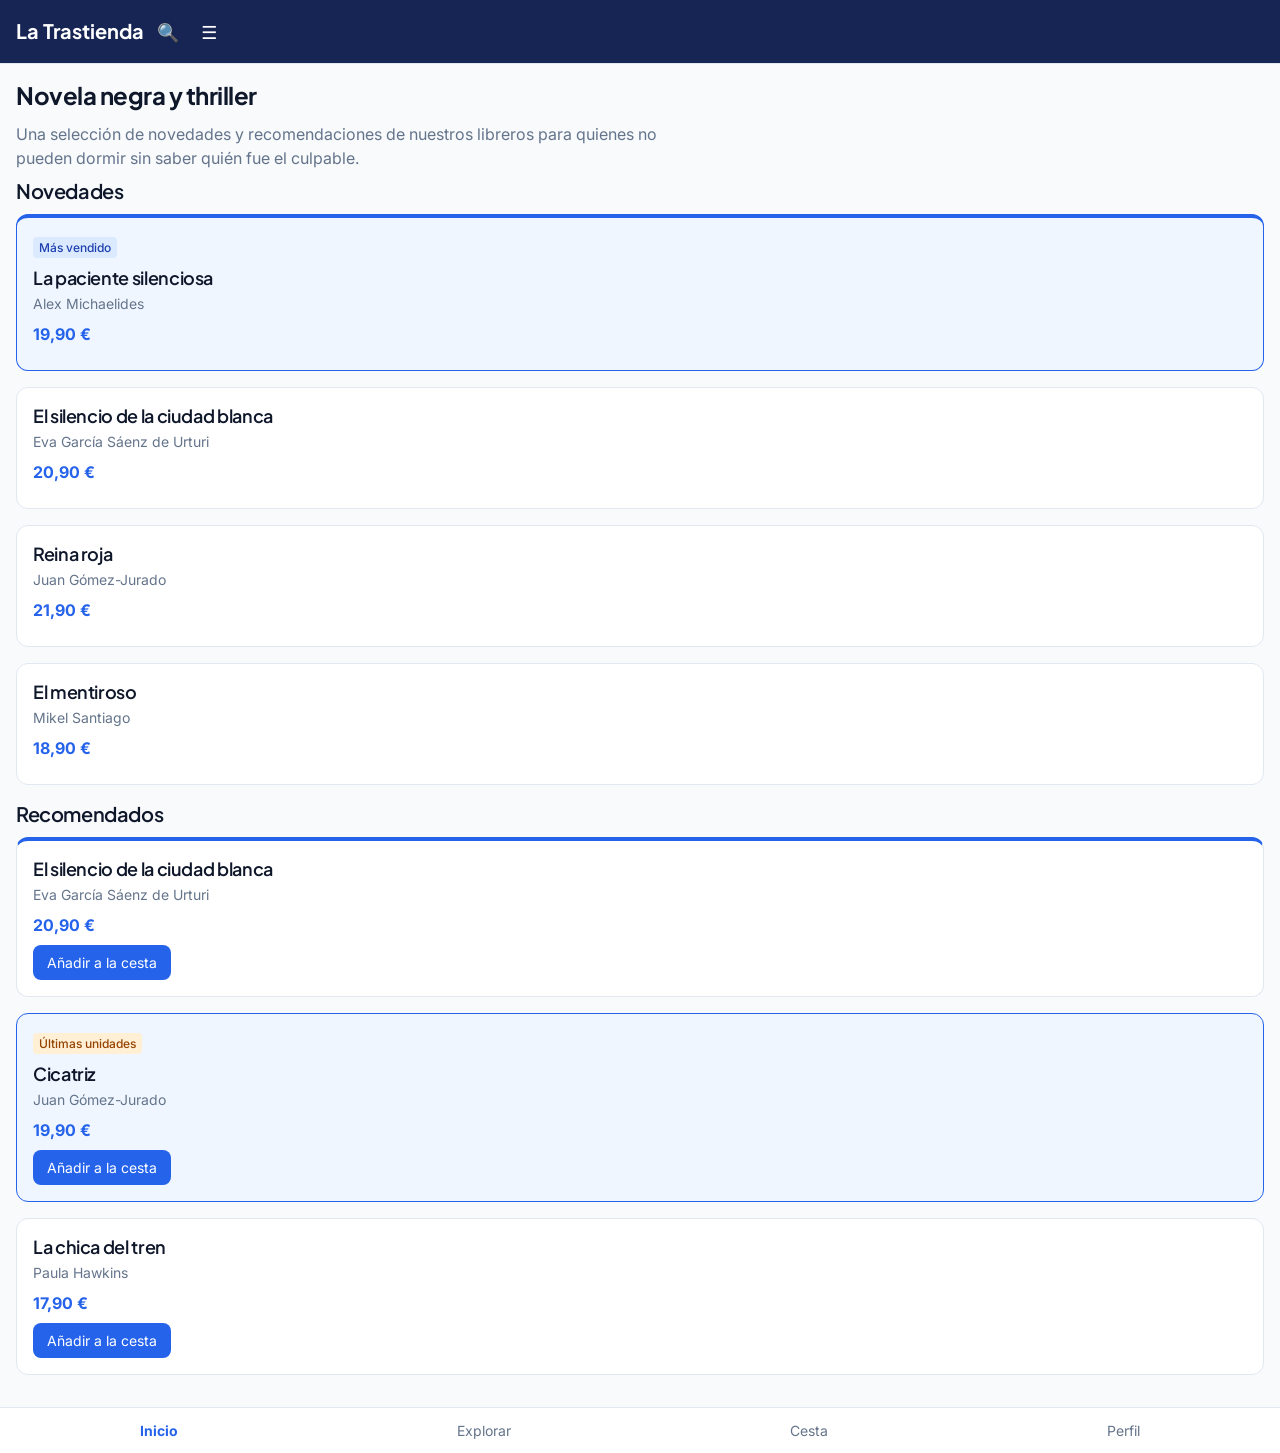
<file: index.html>
<!DOCTYPE html>
<html lang="es">
<head>
  <meta charset="UTF-8">
  <meta name="viewport" content="width=device-width, initial-scale=1.0">
  <title>La Trastienda - Inicio</title>
  <link rel="preconnect" href="https://fonts.googleapis.com">
  <link rel="preconnect" href="https://fonts.gstatic.com" crossorigin>
  <link href="https://fonts.googleapis.com/css2?family=Inter:wght@400;500;600;700&amp;family=Plus+Jakarta+Sans:wght@600;700&amp;display=swap" rel="stylesheet">
  <link rel="stylesheet" href="css/estilos.css">
</head>
<body>

  <header id="main-header">
    <a href="index.html">La Trastienda</a>
    <button type="button" aria-label="Buscar">🔍</button>
    <button type="button" aria-label="Abrir menú">☰</button>
  </header>

  <main id="home-main">
    <h1>Novela negra y thriller</h1>
    <p class="intro">Una selección de novedades y recomendaciones de nuestros libreros para quienes no pueden dormir sin saber quién fue el culpable.</p>

    <section id="seccion-novedades">
      <h2>Novedades</h2>

      <article class="card" id="novedad-1">
        <span class="badge">Más vendido</span>
        <h3 class="card-title"><a href="detalle.html">La paciente silenciosa</a></h3>
        <p class="card-author">Alex Michaelides</p>
        <p class="card-price">19,90 €</p>
      </article>

      <article class="card" id="novedad-2">
        <span class="badge"></span>
        <h3 class="card-title"><a href="detalle.html">El silencio de la ciudad blanca</a></h3>
        <p class="card-author">Eva García Sáenz de Urturi</p>
        <p class="card-price">20,90 €</p>
      </article>

      <article class="card" id="novedad-3">
        <h3 class="card-title"><a href="detalle.html">Reina roja</a></h3>
        <p class="card-author">Juan Gómez-Jurado</p>
        <p class="card-price">21,90 €</p>
      </article>

      <article class="card" id="novedad-4">
        <h3 class="card-title"><a href="detalle.html">El mentiroso</a></h3>
        <p class="card-author">Mikel Santiago</p>
        <p class="card-price">18,90 €</p>
      </article>
    </section>

    <section id="seccion-recomendados">
      <h2>Recomendados</h2>

      <article class="card" id="recomendado-1">
        <h3 class="card-title"><a href="detalle.html">El silencio de la ciudad blanca</a></h3>
        <p class="card-author">Eva García Sáenz de Urturi</p>
        <p class="card-price">20,90 €</p>
        <button type="button" class="btn-agregar">Añadir a la cesta</button>
      </article>

      <article class="card" id="recomendado-2">
        <span class="badge badge--warning">Últimas unidades</span>
        <h3 class="card-title"><a href="detalle.html">Cicatriz</a></h3>
        <p class="card-author">Juan Gómez-Jurado</p>
        <p class="card-price">19,90 €</p>
        <button type="button" class="btn-agregar">Añadir a la cesta</button>
      </article>

      <article class="card" id="recomendado-3">
        <span class="badge"></span>
        <h3 class="card-title"><a href="detalle.html">La chica del tren</a></h3>
        <p class="card-author">Paula Hawkins</p>
        <p class="card-price">17,90 €</p>
        <button type="button" class="btn-agregar">Añadir a la cesta</button>
      </article>
    </section>
  </main>

  <nav id="navegacion-inferior" aria-label="Secciones de la app">
    <ul>
      <li><a href="index.html" aria-current="page">Inicio</a></li>
      <li><a href="explorar.html">Explorar</a></li>
      <li><a href="carrito.html">Cesta</a></li>
      <li><a href="perfil.html">Perfil</a></li>
    </ul>
  </nav>

</body>
</html>
</file>
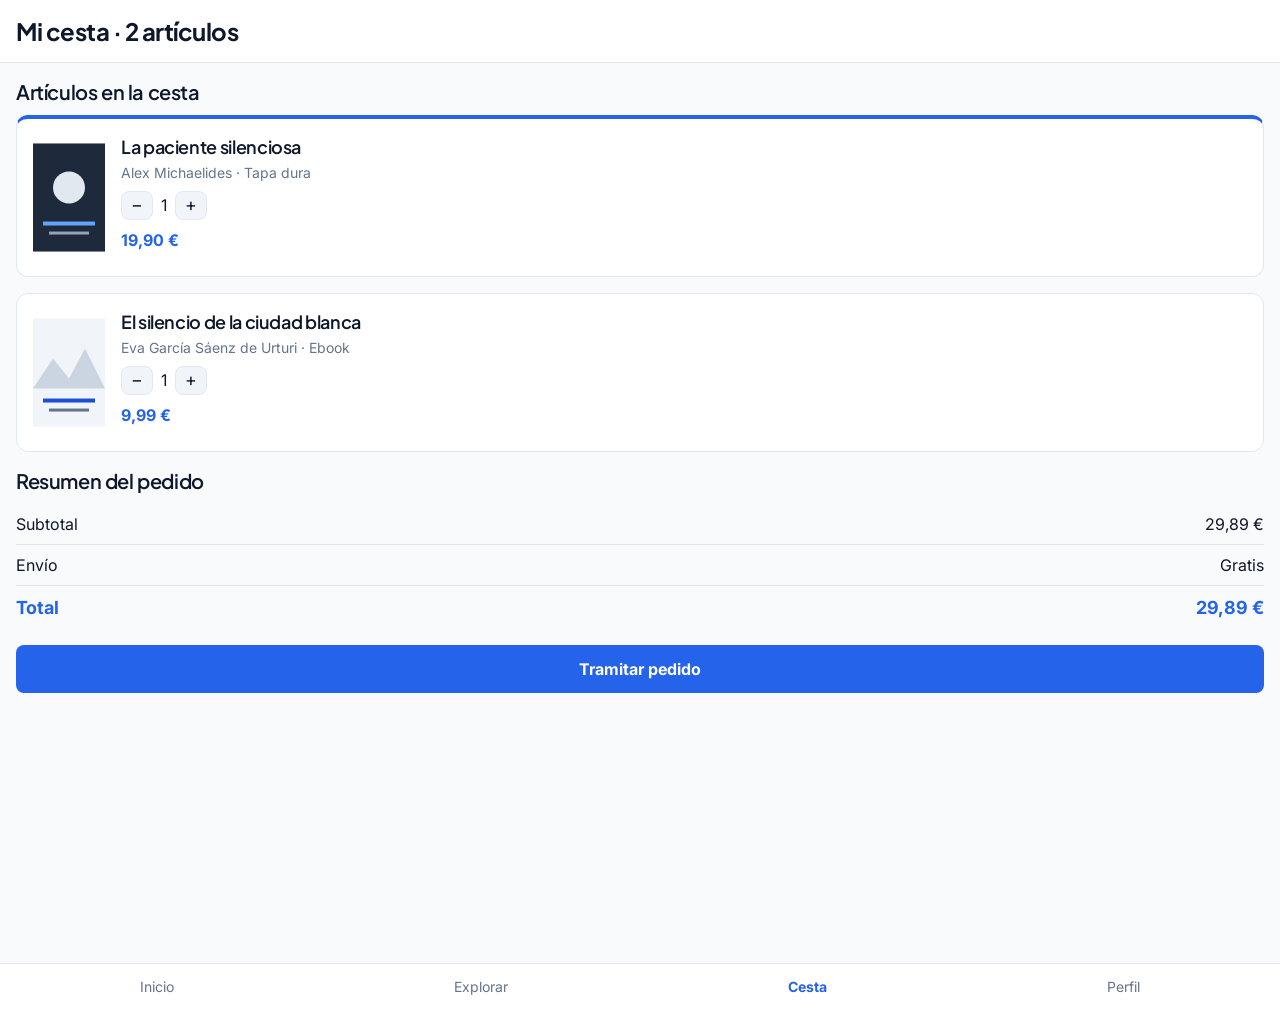
<file: carrito.html>
<!DOCTYPE html>
<html lang="es">
<head>
  <meta charset="UTF-8">
  <meta name="viewport" content="width=device-width, initial-scale=1.0">
  <title>La Trastienda - Mi cesta</title>
  <link rel="preconnect" href="https://fonts.googleapis.com">
  <link rel="preconnect" href="https://fonts.gstatic.com" crossorigin>
  <link href="https://fonts.googleapis.com/css2?family=Inter:wght@400;500;600;700&amp;family=Plus+Jakarta+Sans:wght@600;700&amp;display=swap" rel="stylesheet">
  <link rel="stylesheet" href="css/estilos.css">
</head>
<body>

  <header id="carrito-header">
    <h1>Mi cesta · 2 artículos</h1>
  </header>

  <main id="carrito-main">
    <section id="lista-articulos">
      <h2>Artículos en la cesta</h2>

      <article class="card tarjeta-articulo" id="articulo-1">
        <img src="img/portada-paciente.svg" alt="Portada de La paciente silenciosa" width="72" height="108">
        <div class="info-articulo">
          <h3 class="card-title">La paciente silenciosa</h3>
          <p class="card-author">Alex Michaelides · Tapa dura</p>
          <div class="control-cantidad">
            <button type="button" aria-label="Quitar un ejemplar de La paciente silenciosa">−</button>
            <span>1</span>
            <button type="button" aria-label="Añadir un ejemplar de La paciente silenciosa">+</button>
          </div>
          <p class="card-price">19,90 €</p>
        </div>
      </article>

      <article class="card tarjeta-articulo" id="articulo-2">
        <img src="img/portada-silencio.svg" alt="Portada de El silencio de la ciudad blanca" width="72" height="108">
        <div class="info-articulo">
          <h3 class="card-title">El silencio de la ciudad blanca</h3>
          <p class="card-author">Eva García Sáenz de Urturi · Ebook</p>
          <div class="control-cantidad">
            <button type="button" aria-label="Quitar un ejemplar de El silencio de la ciudad blanca">−</button>
            <span>1</span>
            <button type="button" aria-label="Añadir un ejemplar de El silencio de la ciudad blanca">+</button>
          </div>
          <p class="card-price">9,99 €</p>
        </div>
      </article>
    </section>

    <section id="resumen-pedido">
      <h2>Resumen del pedido</h2>
      <dl class="resumen">
        <div class="fila-resumen">
          <dt>Subtotal</dt>
          <dd>29,89 €</dd>
        </div>
        <div class="fila-resumen">
          <dt>Envío</dt>
          <dd>Gratis</dd>
        </div>
        <div class="fila-resumen fila-resumen--total">
          <dt>Total</dt>
          <dd>29,89 €</dd>
        </div>
      </dl>

      <button type="button" class="btn-primary" id="btn-tramitar">Tramitar pedido</button>
    </section>
  </main>

  <nav id="navegacion-inferior" aria-label="Secciones de la app">
    <ul>
      <li><a href="index.html">Inicio</a></li>
      <li><a href="explorar.html">Explorar</a></li>
      <li><a href="carrito.html" aria-current="page">Cesta</a></li>
      <li><a href="perfil.html">Perfil</a></li>
    </ul>
  </nav>

</body>
</html>
</file>
<file: css/estilos.css>
@layer base, components, utilities;

:root {
  --color-primary-50: #eff6ff;
  --color-primary-100: #dbeafe;
  --color-primary-200: #bfdbfe;
  --color-primary-300: #93c5fd;
  --color-primary-400: #60a5fa;
  --color-primary-500: #2563eb;
  --color-primary-600: #1d4ed8;
  --color-primary-700: #1d40af;
  --color-primary-800: #1e3a8a;
  --color-primary-900: #172554;

  --color-neutral-50: #f8fafc;
  --color-neutral-100: #f1f5f9;
  --color-neutral-200: #e2e8f0;
  --color-neutral-300: #cbd5e1;
  --color-neutral-400: #94a3b8;
  --color-neutral-500: #64748b;
  --color-neutral-600: #475569;
  --color-neutral-700: #334155;
  --color-neutral-800: #1e293b;
  --color-neutral-900: #0f172a;

  --color-accent-oklch: oklch(0.70 0.17 55);
  --color-accent-oklch-surface: oklch(0.96 0.04 75);
  --color-accent-oklch-text: oklch(0.48 0.13 50);

  --bg-page: var(--color-neutral-50);
  --bg-card: #ffffff;
  --bg-surface: var(--bg-card);
  --bg-header: var(--color-primary-900);
  --text-main: var(--color-neutral-900);
  --text-muted: var(--color-neutral-500);
  --text-on-brand: #ffffff;
  --border-subtle: var(--color-neutral-200);
  --brand: var(--color-primary-500);
  --brand-hover: var(--color-primary-600);
  --brand-active: var(--color-primary-700);

  --radius-sm: 0.25rem;
  --radius-md: 0.5rem;
  --radius-lg: 0.75rem;

  --font-body: 'Inter', system-ui, -apple-system, 'Segoe UI', Roboto, sans-serif;
  --font-display: 'Plus Jakarta Sans', system-ui, sans-serif;

  --text-xs: 0.75rem;
  --text-sm: 0.875rem;
  --text-base: 1rem;
  --text-lg: 1.125rem;
  --text-xl: 1.25rem;
  --text-2xl: 1.5rem;
  --text-3xl: 1.875rem;
}

@layer base {
  :where(h1, h2, h3, p) {
    margin-block: 0 0.5em;
  }

  body {
    font-family: var(--font-body);
    font-size: 1rem;
    font-weight: 400;
    line-height: 1.5;
    color: var(--text-main);
    background-color: var(--bg-page);
    margin: 0;
  }

  h1, h2, h3 {
    font-family: var(--font-display, inherit);
    letter-spacing: -0.02em;
    text-wrap: balance;
  }

  h1 {
    font-size: var(--text-2xl);
    font-weight: 700;
    line-height: 1.25;
  }

  h2 {
    font-size: var(--text-xl);
    font-weight: 600;
    line-height: 1.3;
  }

  h3 {
    font-size: var(--text-lg);
    font-weight: 600;
    line-height: 1.35;
  }

  p {
    max-width: 65ch;
  }

  a {
    color: var(--brand);
    text-decoration: none;

    &:hover {
      text-decoration: underline;
    }
  }

  button {
    font: inherit;
    background-color: var(--brand);
    color: var(--text-on-brand);
    border: none;
    border-radius: var(--radius-md);
    padding: 0.5em 1em;
    cursor: pointer;

    &:hover {
      background-color: var(--brand-hover);
    }

    &:active {
      background-color: var(--brand-active);
    }

    &:focus-visible {
      outline: 2px solid var(--brand);
      outline-offset: 2px;
    }
  }

  img {
    max-width: 100%;
    height: auto;
  }

  main {
    min-height: 100dvh;
    padding: 1rem;
    box-sizing: border-box;
  }
}

@layer components {
  header {
    background-color: var(--bg-header);
    color: var(--text-on-brand);
    border-bottom: 1px solid var(--border-subtle);
    padding: 1rem;

    a {
      color: inherit;
      font-family: var(--font-display);
      font-size: var(--text-xl);
      font-weight: 700;
    }

    &:has(h1) {
      background-color: var(--bg-surface);
      color: var(--text-main);

      h1 {
        margin: 0;
      }
    }
  }

  button[aria-label] {
    background-color: transparent;
    color: inherit;
    font-size: var(--text-lg);
    line-height: 1;
    padding: 0.25em 0.5em;

    &:hover {
      background-color: var(--color-primary-800);
    }
  }

  .intro {
    color: var(--text-muted);
  }

  .card {
    background-color: var(--bg-card);
    border: 1px solid var(--border-subtle);
    border-radius: var(--radius-lg);
    padding: 1rem;
    margin-block-end: 1rem;
    color: var(--text-main);

    &:hover {
      border-color: var(--brand);
    }

    .card-title {
      font-size: var(--text-lg);
      margin: 0 0 0.25rem;

      a {
        color: inherit;
        text-decoration: none;

        &:hover {
          color: var(--brand);
        }
      }
    }

    .card-author {
      color: var(--text-muted);
      font-size: var(--text-sm);
      line-height: 1.4;
      margin: 0 0 0.5rem;
    }

    .card-price {
      color: var(--brand);
      font-weight: 700;
      margin: 0 0 0.5rem;
    }

    .btn-agregar {
      font-size: var(--text-sm);
    }
  }

  h2 + .card {
    border-top: 0.25rem solid var(--brand);
  }

  article:has(.badge:not(:empty)) {
    border-color: var(--brand);
    background-color: var(--color-primary-50);
  }

  .badge {
    --badge-bg: var(--color-primary-100);
    --badge-color: var(--color-primary-700);

    display: inline-block;
    background-color: var(--badge-bg);
    color: var(--badge-color);
    font-size: var(--text-xs);
    font-weight: 500;
    line-height: 1.3;
    padding: 0.25em 0.5em;
    border-radius: var(--radius-sm);
    margin-block-end: 0.5rem;

    &:empty {
      display: none;
    }
  }

  .badge--warning {
    --badge-bg: var(--color-accent-oklch-surface);
    --badge-color: var(--color-accent-oklch-text);
  }

  .tarjeta-articulo {
    display: flex;
    gap: 1rem;

    img {
      flex-shrink: 0;
      border-radius: var(--radius-sm);
    }
  }

  .control-cantidad {
    display: flex;
    align-items: center;
    gap: 0.5rem;
    margin-block-end: 0.5rem;

    button[aria-label] {
      background-color: var(--color-neutral-100);
      color: var(--text-main);
      border: 1px solid var(--border-subtle);

      &:hover {
        background-color: var(--color-neutral-200);
      }
    }
  }

  .resumen {
    margin: 0 0 1rem;

    .fila-resumen {
      display: flex;
      justify-content: space-between;
      padding-block: 0.5rem;
      border-bottom: 1px solid var(--border-subtle);
    }

    dd {
      margin: 0;
    }

    .fila-resumen--total {
      color: var(--brand);
      font-weight: 700;
      font-size: var(--text-lg);
      border-bottom: none;
    }
  }

  .btn-primary {
    display: block;
    width: 100%;
    font-weight: 700;
    padding: 0.75em 1em;
  }

  nav {
    background-color: var(--bg-card);
    border-top: 1px solid var(--border-subtle);

    ul {
      list-style: none;
      padding: 0;
      margin: 0;
      display: flex;
      justify-content: space-around;
    }

    a {
      display: block;
      padding: 0.75rem 0.5rem;
      font-size: var(--text-sm);
      text-decoration: none;

      &:not([aria-current="page"]) {
        color: var(--text-muted);
      }

      &[aria-current="page"] {
        color: var(--brand);
        font-weight: 700;
      }

      &:hover {
        color: var(--text-main);
        text-decoration: none;
      }

      &:focus-visible {
        outline: 2px solid var(--brand);
        outline-offset: 2px;
        border-radius: var(--radius-sm);
      }
    }
  }
}

@layer utilities {
  .text-primary {
    color: var(--brand);
  }

  .text-muted {
    color: var(--text-muted);
  }
}
</file>
